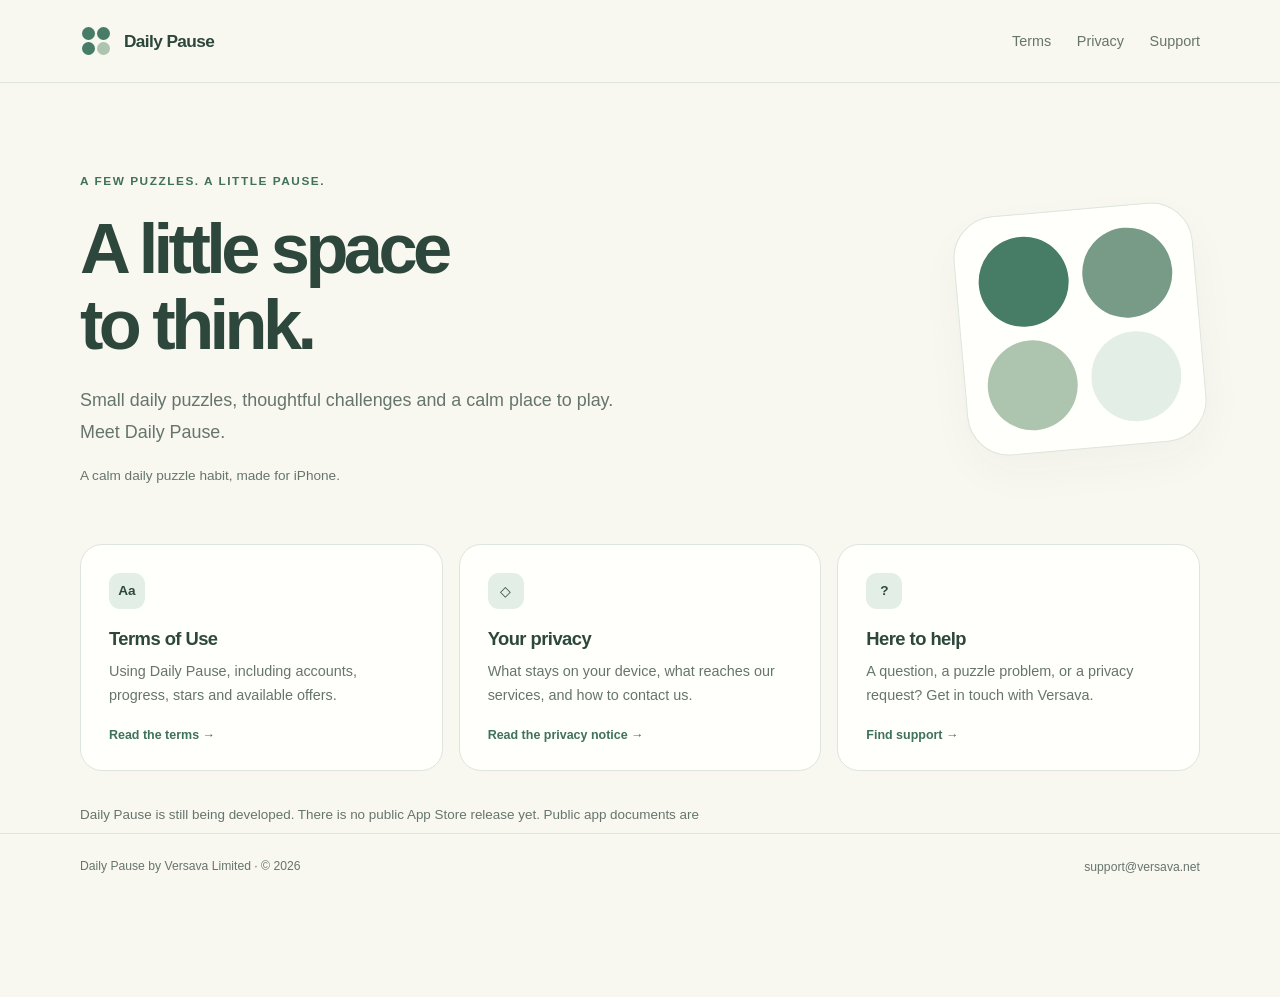
<file: index.html>
<!doctype html>
<html lang="en">
<head>
  <meta charset="utf-8">
  <meta name="viewport" content="width=device-width, initial-scale=1">
  <meta name="description" content="Daily Pause: little puzzles for your everyday pause. Terms, privacy and support from Versava Limited.">
  <title>Daily Pause · Pocket Puzzles</title>
  <link rel="canonical" href="https://puzzle.versava.net/">
  <link rel="icon" href="/brand.svg" type="image/svg+xml">
  <link rel="stylesheet" href="/styles.css">
</head>
<body>
  <a class="skip-link" href="#main">Skip to content</a>
  <header class="site-header">
    <div class="header-inner">
      <a class="brand" href="/" aria-label="Daily Pause home"><img src="/brand.svg" width="32" height="32" alt=""><span class="brand-name">Daily Pause</span></a>
      <nav class="site-nav" aria-label="Main"><a href="/terms/">Terms</a><a href="/privacy/">Privacy</a><a href="/support/">Support</a></nav>
    </div>
  </header>
  <main id="main" class="home page-width">
    <section class="hero" aria-labelledby="home-title">
      <div>
        <p class="eyebrow">A few puzzles. A little pause.</p>
        <h1 id="home-title">A little space<br>to think.</h1>
        <p class="hero-copy">Small daily puzzles, thoughtful challenges and a calm place to play. Meet Daily Pause.</p>
        <p class="alpha-status">A calm daily puzzle habit, made for iPhone.</p>
      </div>
      <div class="pause-art" aria-hidden="true"><span></span><span></span><span></span><span></span></div>
    </section>
    <section class="card-grid" aria-label="Terms, privacy and support">
      <a class="info-card" href="/terms/"><span class="card-symbol" aria-hidden="true">Aa</span><h2>Terms of Use</h2><p>Using Daily Pause, including accounts, progress, stars and available offers.</p><span class="card-action">Read the terms →</span></a>
      <a class="info-card" href="/privacy/"><span class="card-symbol" aria-hidden="true">◇</span><h2>Your privacy</h2><p>What stays on your device, what reaches our services, and how to contact us.</p><span class="card-action">Read the privacy notice →</span></a>
      <a class="info-card" href="/support/"><span class="card-symbol" aria-hidden="true">?</span><h2>Here to help</h2><p>A question, a puzzle problem, or a privacy request? Get in touch with Versava.</p><span class="card-action">Find support →</span></a>
    </section>
    <p class="home-note">Daily Pause is still being developed. There is no public App Store release yet. Public app documents are available here. Visiting this website does not create an app account or record agreement.</p>
  </main>
  <footer class="site-footer"><div class="footer-inner"><p>Daily Pause by Versava Limited · © 2026</p><nav class="footer-nav" aria-label="Footer"><!--email_off--><a href="mailto:support@versava.net">support@versava.net</a><!--/email_off--></nav></div></footer>
</body>
</html>
</file>
<file: styles.css>
:root { color-scheme: light; --paper:#f8f7f0; --tile:#fffffc; --ink:#2d473c; --quiet:#66756c; --sage:#477c67; --link:#3f715c; --panel:#e3efe6; --line:#dde5dc; font-family:ui-rounded,-apple-system,BlinkMacSystemFont,"Segoe UI",sans-serif; color:var(--ink); background:var(--paper); font-synthesis:none; text-rendering:optimizeLegibility; }
* { box-sizing:border-box; }
html { scroll-padding-top:7rem; }
body { margin:0; min-height:100svh; display:flex; flex-direction:column; }
a { color:var(--link); text-underline-offset:.22em; }
a:hover { text-decoration-thickness:2px; }
a:focus-visible,summary:focus-visible { outline:3px solid var(--sage); outline-offset:5px; border-radius:3px; }
img { display:block; max-width:100%; }
p { line-height:1.75; }
.skip-link { position:fixed; left:1rem; top:-6rem; z-index:10; padding:.75rem 1rem; background:var(--tile); border:2px solid var(--sage); }
.skip-link:focus { top:1rem; }
.site-header { position:sticky; top:0; z-index:5; background:var(--paper); border-bottom:1px solid var(--line); }
.header-inner,.footer-inner,.page-width { width:min(1120px,calc(100% - 3rem)); margin-inline:auto; }
.header-inner { min-height:82px; display:flex; align-items:center; justify-content:space-between; gap:1.5rem; }
.brand { display:inline-flex; align-items:center; gap:.75rem; text-decoration:none; color:var(--ink); }
.brand img { width:32px; height:32px; }
.brand-name { font-size:1.08rem; font-weight:750; letter-spacing:-.035em; }
.badge { display:inline-flex; align-items:center; border-radius:999px; background:var(--panel); padding:.35rem .75rem; color:var(--ink); font-size:.7rem; font-weight:750; letter-spacing:.07em; text-transform:uppercase; }
.site-nav { display:flex; gap:1.6rem; align-items:center; }
.site-nav a { font-size:.9rem; color:var(--quiet); text-decoration:none; padding-block:.75rem; }
.site-nav a:hover,.site-nav a[aria-current="page"] { color:var(--ink); }
.site-nav a[aria-current="page"] { box-shadow:inset 0 -2px var(--sage); }
main { flex:1; }
.home { padding-block:5.5rem 5rem; }
.eyebrow { color:var(--link); font-size:.74rem; letter-spacing:.13em; text-transform:uppercase; font-weight:750; margin:0 0 1.2rem; }
.hero { display:grid; grid-template-columns:1fr 240px; gap:5rem; align-items:center; margin-bottom:3.5rem; }
h1 { font-size:clamp(2.5rem,5.5vw,4.5rem); line-height:1.08; letter-spacing:-.065em; font-weight:750; margin:0; }
.hero-copy { font-size:1.12rem; color:var(--quiet); max-width:36rem; margin:1.4rem 0 1rem; }
.alpha-status { margin:0; font-size:.85rem; color:var(--quiet); }
.pause-art { width:240px; height:240px; display:grid; grid-template-columns:repeat(2,1fr); gap:14px; padding:22px; border-radius:42px; background:var(--tile); border:1px solid var(--line); transform:rotate(-5deg); box-shadow:0 18px 45px #2d473c09; }
.pause-art span { border-radius:50%; background:var(--sage); }
.pause-art span:nth-child(2) { background:#789b87; }
.pause-art span:nth-child(3) { background:#adc5af; }
.pause-art span:nth-child(4) { background:var(--panel); }
.card-grid { display:grid; grid-template-columns:repeat(3,1fr); gap:1rem; }
.info-card { display:flex; flex-direction:column; padding:1.75rem; border-radius:22px; background:var(--tile); border:1px solid var(--line); text-decoration:none; color:var(--ink); min-height:218px; }
.info-card:hover { background:#f2f6ef; }
.card-symbol { font-size:.85rem; width:36px; height:36px; border-radius:11px; display:grid; place-items:center; background:var(--panel); color:var(--ink); font-weight:800; margin-bottom:1.2rem; }
.info-card h2 { font-size:1.15rem; letter-spacing:-.03em; margin:0 0 .65rem; }
.info-card p { font-size:.9rem; line-height:1.65; color:var(--quiet); margin:0; }
.card-action { margin-top:auto; padding-top:1.25rem; font-size:.78rem; font-weight:750; color:var(--link); }
.home-note { max-width:42rem; margin:2rem 0 0; font-size:.84rem; color:var(--quiet); }
.site-footer { position:sticky; bottom:0; z-index:4; border-top:1px solid var(--line); background:var(--paper); }
.footer-inner { min-height:66px; display:flex; align-items:center; justify-content:space-between; gap:1rem; font-size:.76rem; color:var(--quiet); }
.footer-inner p { margin:0; }
.footer-nav { display:flex; flex-wrap:wrap; gap:1.3rem; }
.footer-nav a { color:var(--quiet); text-decoration:none; }
.document-page { padding-block:3rem 5rem; }
.breadcrumb { font-size:.8rem; color:var(--quiet); margin:0 0 1.5rem; }
.breadcrumb a { color:var(--quiet); }
.document-layout { display:grid; grid-template-columns:216px minmax(0,1fr); gap:3rem; align-items:start; }
.contents { position:sticky; top:7.5rem; max-height:calc(100svh - 12rem); overflow-y:auto; padding:1.25rem 0; }
.contents-label { margin:0 0 .9rem; font-size:.69rem; text-transform:uppercase; letter-spacing:.11em; color:var(--quiet); font-weight:750; }
.contents nav { display:grid; gap:.15rem; }
.contents a { display:block; padding:.5rem .7rem .5rem 0; line-height:1.5; font-size:.8rem; color:var(--quiet); text-decoration:none; }
.contents a:hover { color:var(--ink); }
.document { min-width:0; background:var(--tile); border:1px solid var(--line); border-radius:26px; padding:3rem; }
.document h1 { font-size:clamp(2rem,4vw,3rem); letter-spacing:-.05em; line-height:1.14; max-width:15ch; }
.document .version { color:var(--quiet); font-size:.78rem; line-height:1.6; margin-top:1rem; }
.document-status { margin:1.5rem 0 2rem; padding:1rem 1.15rem; background:var(--paper); border:1px solid var(--line); border-radius:12px; color:var(--quiet); font-size:.8rem; line-height:1.65; }
.document h2 { font-size:1.23rem; line-height:1.4; letter-spacing:-.02em; margin:2.4rem 0 .95rem; scroll-margin-top:0; }
.document h3 { font-size:1.02rem; margin:1.5rem 0 .75rem; scroll-margin-top:0; }
.document p,.document li { font-size:.94rem; line-height:1.82; overflow-wrap:anywhere; }
.document p { margin:.9rem 0; }
.document li { margin-block:.4rem; }
.document ul { padding-left:1.3rem; }
.document-end { margin-top:2.5rem; padding-top:1.3rem; border-top:1px solid var(--line); display:flex; flex-wrap:wrap; gap:1rem; font-size:.8rem; }
.mobile-contents { display:none; }
.support-page { padding-block:4rem 5rem; max-width:780px; }
.support-page h1 { font-size:clamp(2.3rem,5vw,3.6rem); }
.support-intro { font-size:1.08rem; color:var(--quiet); margin-block:1.2rem 2rem; }
.contact-card { background:var(--tile); border:1px solid var(--line); border-radius:22px; padding:2rem; margin-bottom:1.5rem; }
.contact-card h2 { font-size:1.1rem; margin:0 0 .75rem; }
.contact-email { display:inline-block; font-size:clamp(1.08rem,4vw,1.4rem); font-weight:700; overflow-wrap:anywhere; }
.contact-card p { margin:1rem 0 0; color:var(--quiet); font-size:.91rem; }
.version-facts { display:grid; gap:1.15rem; margin:1.5rem 0; }
.version-facts div { display:flex; flex-wrap:wrap; justify-content:space-between; gap:.4rem 1rem; }
.version-facts dt { color:var(--quiet); font-size:.9rem; }
.version-facts dd { margin:0; font-weight:700; }
.versions-page { padding-top:3.5rem; }
.versions-page h1 { font-size:clamp(1.9rem,4vw,2.5rem); margin:0 0 1.75rem; }
#release-details { background:var(--tile); border:1px solid var(--line); border-radius:22px; overflow:hidden; }
#release-details .support-section { display:grid; grid-template-columns:1fr 2.4fr; align-items:center; gap:1.5rem; padding:1.65rem 1.8rem; }
#release-details .support-section + .support-section { border-top:1px solid var(--line); }
#release-details .support-section h2 { display:flex; align-items:center; gap:.65rem; font-size:1rem; margin:0; }
#release-details .support-section h2::before { content:""; width:8px; height:8px; flex:none; border-radius:50%; background:#568671; }
#release-details #beta-versions::before { background:#797fa9; }
#release-details .version-card { border:0; border-radius:0; padding:0; margin:0; background:transparent; }
#release-details .version-facts { display:grid; grid-template-columns:1fr 1fr; gap:1.4rem; margin:0; }
#release-details .version-facts div { display:flex; flex-direction:column; gap:.45rem; }
#release-details .version-facts dt { font-size:.73rem; line-height:1.4; }
#release-details .version-facts dd { font-size:1.55rem; font-weight:700; line-height:1.15; font-variant-numeric:tabular-nums; }
#release-details .version-facts dd { display:flex; align-items:baseline; flex-wrap:wrap; gap:.45rem .65rem; }
#release-details .release-date { color:var(--quiet); font-size:.68rem; font-weight:400; white-space:nowrap; }
@media (max-width:480px) {
  #release-details .support-section { grid-template-columns:.75fr 2.3fr; gap:1rem; padding:1.4rem 1.15rem; }
  #release-details .version-facts { gap:.8rem; }
  #release-details .version-facts dt { font-size:.66rem; }
  #release-details .version-facts dd { font-size:1.3rem; }
}
.support-section { padding-block:1.25rem; }
.support-section h2 { font-size:1.05rem; margin:0 0 .65rem; }
.support-section p,.support-section li { color:var(--quiet); font-size:.91rem; line-height:1.75; }
.support-section ul { padding-left:1.3rem; }
.support-section address { font-style:normal; color:var(--quiet); font-size:.91rem; line-height:1.75; }
.edition-list { padding-left:1.2rem; }
.edition-list li { margin-block:.8rem; }
@media (max-width:820px) {
  .hero { grid-template-columns:1fr 180px; gap:2rem; }
  .pause-art { width:180px; height:180px; padding:18px; gap:10px; border-radius:30px; }
  .card-grid { grid-template-columns:1fr; }
  .info-card { min-height:auto; padding:1.5rem; }
  .document-layout { display:block; }
  .contents { display:none; }
  .mobile-contents { display:block; margin-bottom:1.5rem; padding:1rem 1.25rem; border:1px solid var(--line); border-radius:14px; font-size:.85rem; }
  .mobile-contents summary { cursor:pointer; font-weight:650; }
  .mobile-contents nav { display:grid; gap:.7rem; padding-top:1rem; }
  .mobile-contents a { color:var(--quiet); text-decoration:none; line-height:1.55; }
  .document { padding:2rem; }
}
@media (max-width:540px) {
  .header-inner,.footer-inner,.page-width { width:calc(100% - 2.5rem); }
  .header-inner { flex-wrap:wrap; gap:0; padding-top:1.1rem; min-height:106px; }
  .brand { gap:.6rem; }
  .brand img { width:29px; height:29px; }
  .site-nav { width:100%; flex-wrap:wrap; justify-content:flex-start; gap:0 1.5rem; padding-top:.35rem; }
  .site-nav a { font-size:.8rem; padding-block:.85rem; }
  .home { padding-block:3.5rem; }
  .hero { display:block; margin-bottom:2.5rem; }
  .pause-art { display:none; }
  .hero-copy { font-size:1rem; }
  .alpha-status { font-size:.78rem; }
  .site-footer { position:static; }
  .footer-inner { align-items:flex-start; flex-direction:column; padding-block:1.25rem; gap:.9rem; }
  .footer-nav { gap:1rem; font-size:.74rem; }
  .document-page { padding-block:2rem 3rem; }
  .document { padding:1.6rem 1.3rem; border-radius:19px; }
  .document p,.document li { font-size:.91rem; }
  .document-status { padding:.85rem; }
  .support-page { padding-block:3rem; }
  .contact-card { padding:1.5rem; }
  html { scroll-padding-top:8.5rem; }
  .document h2,.document h3 { scroll-margin-top:0; }
}
@media print {
  .site-header,.site-footer,.contents,.mobile-contents,.breadcrumb,.document-end { display:none; }
  body,.document { background:white; }
  .page-width { width:100%; }
  .document-page { padding:0; }
  .document-layout { display:block; }
  .document { border:0; padding:0; }
  .document h1 { max-width:none; }
  .document h2 { break-after:avoid; }
}
</file>
